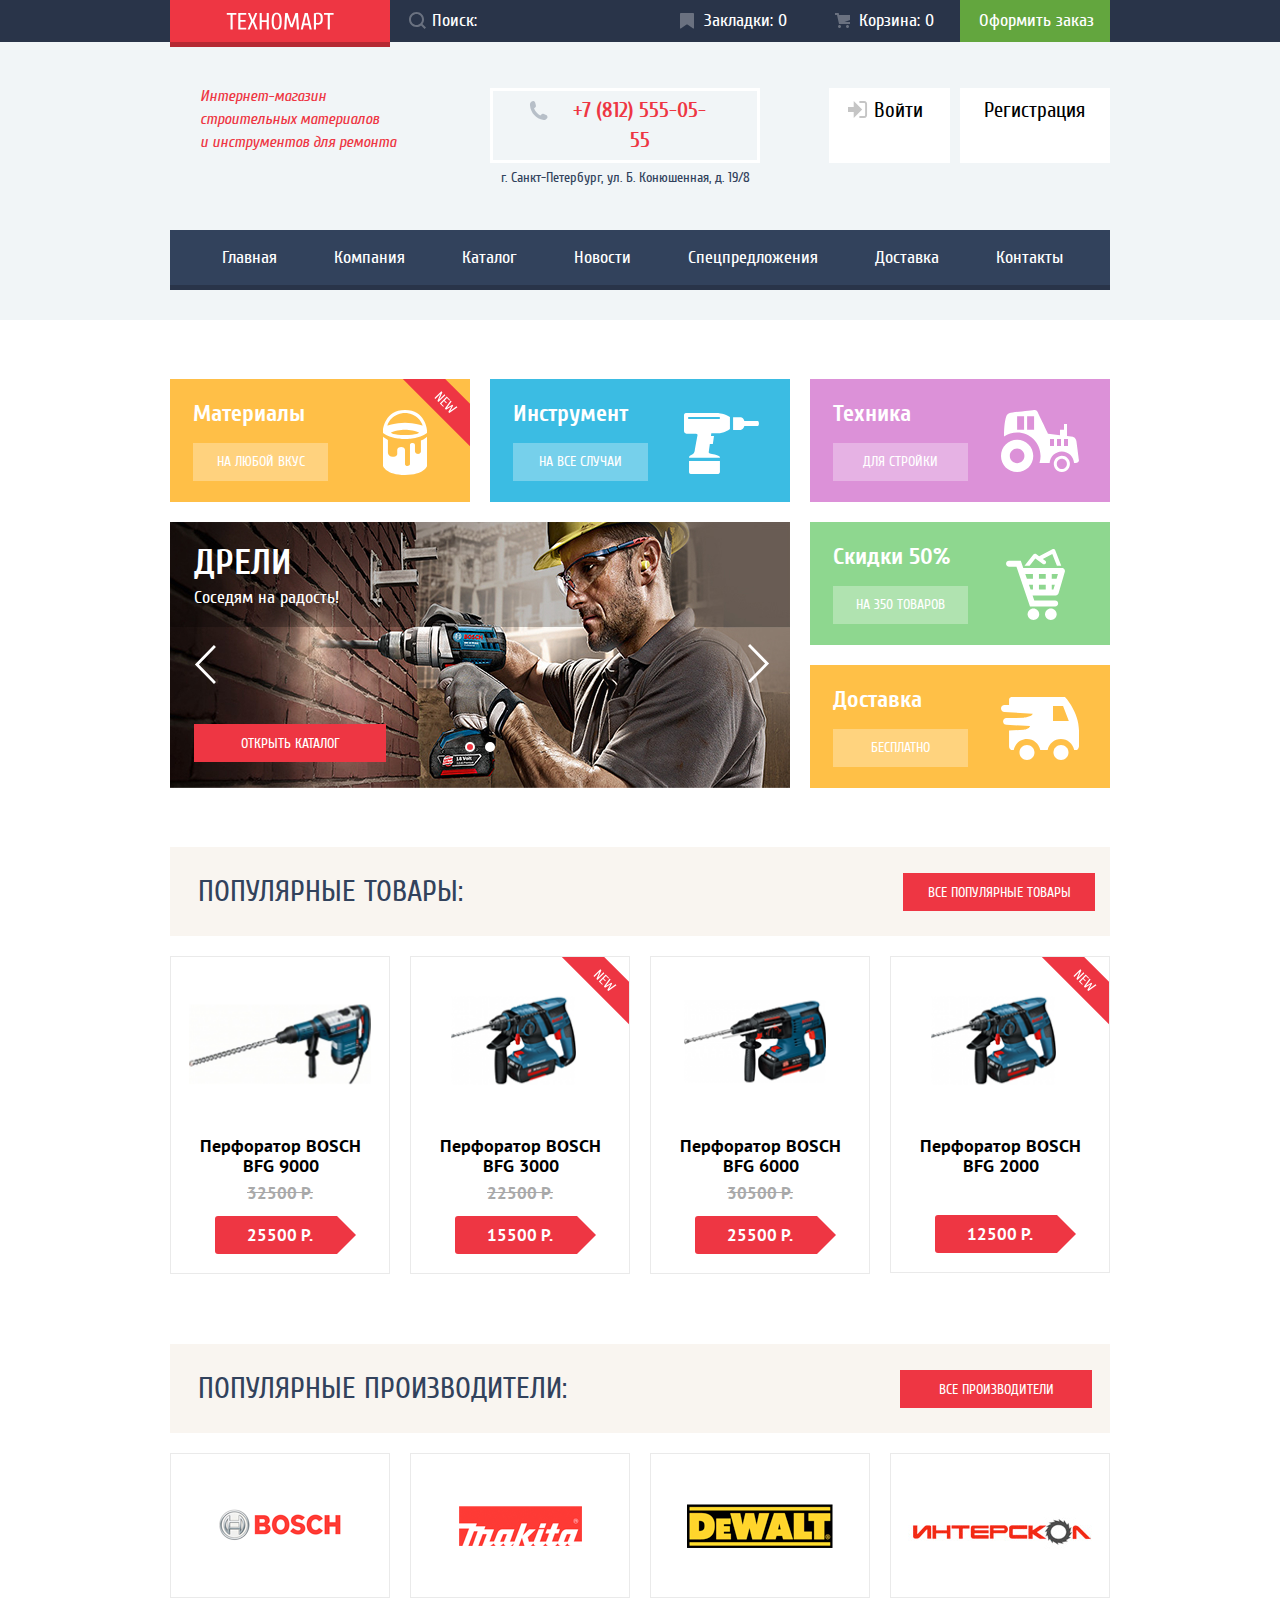
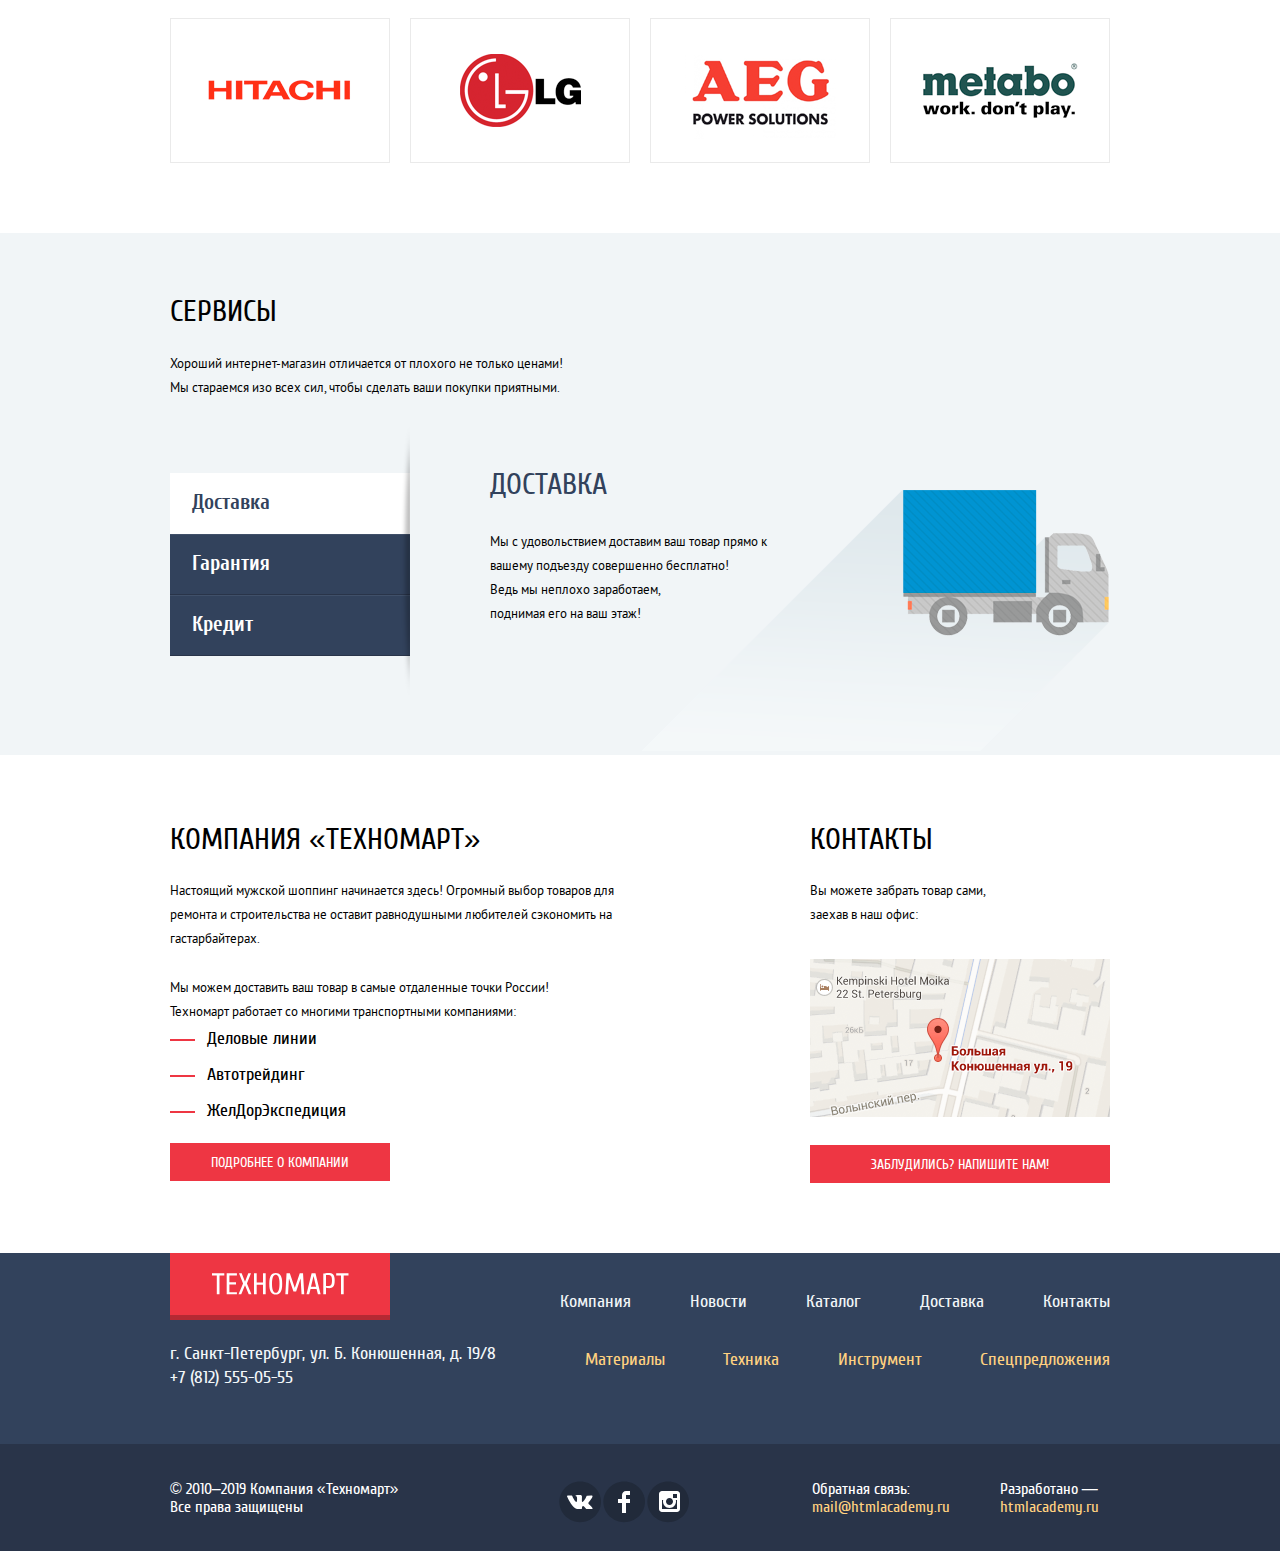
<file: index.html>
<!DOCTYPE html>
<html class="page" lang="ru">
  <head>
    <meta charset="utf-8">
    <title>HTML Academy: Техномарт</title>
    <link rel="stylesheet" href="css/normalize.css">
    <link rel="stylesheet" href="css/style-min.css">
  </head>
  <body class="page-body">
    <header class="main-header">
      <div class="header-up">
        <div class="header-up-container container">
          <a class="logo">
            <img src="img/logo-technomart.svg" width="108" height="18" alt="Техномарт">
          </a>
          <div class="search">
            <form action="https://echo.htmlacademy.ru" method="get" class="search-form">
              <label class="visually-hidden" for="site-search">Поиск</label>
              <input class="search-input" name="search" inputmode="search" type="text" id="site-search" placeholder="Поиск:">
              <button class="btn-search" type="submit">
                <span class="visually-hidden">Поиск</span>
                <svg width="17" height="17" viewBox="0 0 17 17" fill="none" xmlns="http://www.w3.org/2000/svg">
                  <path fill-rule="evenodd" clip-rule="evenodd" d="M13.458 12.044L17 15.586L15.586 17L12.044 13.458C10.782 14.421 9.21 15 7.5 15C3.35786 15 0 11.6421 0 7.5C0 3.35786 3.35786 0 7.5 0C11.6421 0 15 3.35786 15 7.5C15.0001 9.14309 14.4581 10.7403 13.458 12.044ZM7.5 2C4.467 2 2 4.467 2 7.5C2.00331 10.5362 4.4638 12.9967 7.5 13C10.532 13 13 10.532 13 7.5C13 4.467 10.532 2 7.5 2Z" fill="white"/>
                </svg>
              </button>
            </form>
          </div>
          <a class="bookmarks-link" href="">Закладки: 0</a>
          <a class="basket-link" href="">Корзина: 0</a>
          <a class="order" href="">Оформить заказ</a>
        </div>
      </div>
      <div class="header-down container">
        <p class="title">
          Интернет-магазин строительных материалов<br> и инструментов для ремонта
        </p>
        <div class="header-contacts">
          <p class="tel-container">
            <a class="tel-link" href="tel:+78125550555">+7 (812) 555-05-55</a>
          </p>
          <p class="address">
            г. Санкт-Петербург, ул. Б. Конюшенная, д. 19/8
          </p>
        </div>
        <div class="user-block">
          <a class="login" href="">
            <svg class="login-icon" width="20" height="17" viewBox="0 0 20 17" fill="none" xmlns="http://www.w3.org/2000/svg">
              <path d="M14.1667 8.5L5.71429 0V6H0V11H5.71429V17L14.1667 8.5Z" fill="#C5C5C5"/>
              <path d="M16.1771 15.01H11.3895V17H16.1771C18.2514 17 19.0381 15.19 19.0619 13.974V3.028C19.0381 1.811 18.2514 0 16.1771 0H11.3895V1.99H16.1771C16.9762 1.99 17.1219 2.671 17.1391 3.047V13.951C17.1229 14.327 16.9762 15.01 16.1771 15.01Z" fill="#C5C5C5"/>
            </svg>
          Войти</a>
          <a class="registration" href="">Регистрация</a>
        </div>
      </div>
      <nav class="main-navigation">
        <ul class="site-navigation">
          <li><a class="site-nav-link">Главная</a></li>
          <li><a class="site-nav-link" href="">Компания</a></li>
          <li><a class="site-nav-link" href="catalog.html">Каталог</a></li>
          <li><a class="site-nav-link" href="">Новости</a></li>
          <li><a class="site-nav-link" href="">Спецпредложения</a></li>
          <li><a class="site-nav-link" href="">Доставка</a></li>
          <li><a class="site-nav-link" href="">Контакты</a></li>
        </ul>
      </nav>
    </header>
    <main>
      <div class="main-container container ">
        <h1 class="visually-hidden">Интернет-магазин "Техномарт"</h1>
        <section class="categories-items categories-item-container">
          <article class="category-item category-item-material">
            <h2 class="category-title">Материалы</h2>
            <span class="new"><span class="visually-hidden">Новинка</span></span>
            <a class="category-description" href="">На любой вкус</a>
          </article>
          <article class="category-item category-item-tool">
            <h2 class="category-title">Инструмент</h2>
            <a class="category-description" href="">На все случаи</a>
          </article>
          <article class="category-item category-item-equipment">
            <h2 class="category-title">Техника</h2>
            <a class="category-description" href="">Для стройки</a>
          </article>
          <article class="slider">
            <ul class="slider-list">
              <li class="slide slide-current">
                <img class="slide-img" src="img/drills.jpg" width="620" height="266" alt="Дрели">
                <div class="slider-text">
                  <h2 class="slider-title">Дрели</h2>
                  <p class="slider-description">Соседям на радость!</p>
                  <a class="btn btn-more" href="catalog.html">Открыть каталог</a>
                </div>
              </li>
              <li class="slide">
                <img class="slide-img" src="img/perforators.jpg" width="620" height="266" alt="Перфораторы">
                <div class="slider-text">
                  <h2 class="slider-title">Перфораторы</h2>
                  <p class="slider-description">Настоящие мужские игрушки</p>
                  <a class="btn btn-more" href="catalog.html">Открыть каталог</a>
                </div>
              </li>
            </ul>
            <div class="slider-controls">
              <button class="btn-back" type="button" aria-label="Назад"></button>
              <button class="btn-next" type="button" aria-label="Вперед"></button>
            </div>
            <div class="slider-toggles">
              <button class="slider-toggle" type="button" aria-label="Первый слайд"></button>
              <button class="slider-toggle slider-toggle-current" type="button" aria-label="Второй слайд"></button>
            </div>
          </article>
          <article class="category-item category-item-sales">
            <h2 class="category-title">Скидки 50%</h2>
            <a class="category-description" href="">На 350 товаров</a>
          </article>
          <article class="category-item category-item-delivery">
            <h2 class="category-title">Доставка</h2>
            <a class="category-description" href="">Бесплатно</a>
          </article>
        </section>
        <section class="product-list">
          <div class="popular-product-block">
            <h2 class="section-title">Популярные товары:</h2>
            <a class="btn btn-all-products" href="">Все популярные товары</a>
          </div>
          <ul class="product-list-grid">
            <li>
              <article class="popular-products-cards">
                <p class="img-popular-products img-product-1">
                  <img src="img/bfg-9000.png" width="184" height="164" alt="Перфоратор BOSCH BFG 9000">
                </p>
                <h3 class="product-name-title">Перфоратор BOSCH BFG 9000</h3>
                <p class="old-price-container">
                  <del class="old-price">32500 Р.</del>
                </p>
                <a class="price" href="">25500 Р.</a>
                <div class="cards-action">
                  <a  class="btn btn-buy" href="basket.html">Купить</a>
                  <a  class="btn btn-in-bookmarks" href="">В закладки</a>
                </div>
              </article>
            </li>
            <li>
              <article class="popular-products-cards">
                <p class="img-popular-products img-product-2">
                  <img src="img/bfg-3000.png" width="127" height="113" alt="Перфоратор BOSCH BFG 3000">
                  <span class="new"><span class="visually-hidden">Новинка</span></span>
                </p>
                <h3 class="product-name-title">Перфоратор BOSCH BFG 3000</h3>
                <p class="old-price-container">
                  <del class="old-price">22500 Р.</del>
                </p>
                <a class="price" href="">15500 Р.</a>
                <div class="cards-action">
                  <a  class="btn btn-buy" href="basket.html">Купить</a>
                  <a  class="btn btn-in-bookmarks" href="">В закладки</a>
                </div>
              </article>
            </li>
            <li>
              <article class="popular-products-cards">
                <p class="img-popular-products img-product-3">
                  <img src="img/bfg-6000.png" width="144" height="128" alt="Перфоратор BOSCH BFG 6000">
                </p>
                <h3 class="product-name-title">Перфоратор BOSCH BFG 6000</h3>
                <p class="old-price-container">
                  <del class="old-price">30500 Р.</del>
                </p>
                <a class="price" href="">25500 Р.</a>
                <div class="cards-action">
                  <a  class="btn btn-buy" href="basket.html">Купить</a>
                  <a  class="btn btn-in-bookmarks" href="">В закладки</a>
                </div>
              </article>
            </li>
            <li>
              <article class="popular-products-cards">
                <p class="img-popular-products img-product-2">
                  <img src="img/bfg-2000.png" width="127" height="112" alt="Перфоратор BOSCH BFG 2000">
                  <span class="new"><span class="visually-hidden">Новинка</span></span>
                </p>
                <h3 class="product-name-title special-product-title">Перфоратор BOSCH BFG 2000</h3>
                <a class="price" href="">12500 Р.</a>
                <div class="cards-action">
                  <a  class="btn btn-buy" href="basket.html">Купить</a>
                  <a  class="btn btn-in-bookmarks" href="">В закладки</a>
                </div>
              </article>
            </li>
          </ul>
        </section>
        <section class="product-list">
          <div class="popular-companies-block">
            <h2 class="section-title">Популярные производители:</h2>
            <a class="btn btn-all-companies" href="catalog.html">Все производители</a>
          </div>
          <ul class="product-list-grid">
            <li>
              <a class="popular-cards" href="">
                <span class="visually-hidden">Bosch</span>
                <img src="img/logo-bosch.png" width="126" height="37" alt="Bosch">
              </a>
            </li>
            <li>
              <a class="popular-cards" href="">
                <span class="visually-hidden">Makita</span>
                <img src="img/logo-makita.png" width="123" height="40" alt="Makita">
              </a>
            </li>
            <li>
              <a class="popular-cards" href="">
                <span class="visually-hidden">Dewalt</span>
                <img src="img/logo-dewalt.png" width="146" height="44" alt="Dewalt">
              </a>
            </li>
            <li>
              <a class="popular-cards" href="">
                <span class="visually-hidden">Интерскол</span>
                <img src="img/logo-interskol.png" width="200" height="88" alt="Интерскол">
              </a>
            </li>
            <li>
              <a class="popular-cards" href="">
                  <span class="visually-hidden">Hitachi</span>
                  <img src="img/logo-hitachi.png" width="169" height="31" alt="Hitachi">
                </a>
            </li>
            <li>
              <a class="popular-cards" href="">
                  <span class="visually-hidden">LG</span>
                  <img src="img/logo-lg.png" width="121" height="73" alt="LG">
                </a>
            </li>
            <li>
              <a class="popular-cards" href="">
                <span class="visually-hidden">AEG</span>
                <img src="img/logo-aeg.png" width="151" height="96" alt="AEG">
              </a>
            </li>
            <li>
              <a class="popular-cards" href="">
                <span class="visually-hidden">Metabo</span>
                <img src="img/logo-metabo.png" width="204" height="69" alt="Metabo">
              </a>
            </li>
          </ul>
        </section>
      </div>
      <section class="services-section">
        <div class="services-section-container container">
          <h2 class="services-title">Сервисы</h2>
          <p class="services-description">
            Хороший интернет-магазин отличается от плохого не только ценами! Мы стараемся изо всех сил, чтобы сделать ваши покупки приятными.
          </p>
          <div class="slider-services">
            <div class="slider-services-controls">
              <button class="btn-item-services btn-item-current" type="button">Доставка</button>
              <button class="btn-item-services" type="button">Гарантия</button>
              <button class="btn-item-services" type="button">Кредит</button>
            </div>
            <div class="slider-service">
              <ul class="slider-service-list">
                <li class="slide-services delivery-img slide-services-current">
                    <h3 class="service-title title-delivery">Доставка</h3>
                    <p class="services-description-delivery">
                      Мы с удовольствием доставим ваш товар прямо
                      к вашему подъезду совершенно бесплатно!<br>
                      Ведь мы неплохо заработаем,<br> поднимая его на ваш этаж!
                    </p>
                </li>
                <li class="slide-services guarantee-img">
                    <h3 class="service-title title-guarantee">Гарантия</h3>
                      <p class="services-description-guarantee">
                      Если купленный у нас товар поломается или заискрит, а также в случае пожара, спровоцированного его возгоранием, вы всегда можете быть уверены в нашей гарантии. Мы обменяем сгоревший товар на новый.
                      Дом уж восстановите как-нибудь сами.
                    </p>
                </li>
                <li class="slide-services credit-img">
                <h3 class="service-title title-credit">Кредит</h3>
                  <p class="services-description-credit">
                    Залезть в долговую яму стало проще!
                    Кредитные консультанты придут вам на помощь.
                  </p>
                   <a class="btn btn-submit-request" href="">Отправить заявку</a>
                </li>
              </ul>
            </div>
          </div>
        </div>
      </section>
      <div class="info-section container">
        <section class="info-column-company">
          <h2 class="info-section-title">Компания &laquo;Техномарт&raquo;</h2>
          <p class="info-section-description">
            Настоящий мужской шоппинг начинается здесь!
            Огромный выбор товаров для ремонта и строительства не оставит равнодушными любителей сэкономить на гастарбайтерах.
          </p>
          <p class="info-section-description info-section-paragraph">
            Мы можем доставить ваш товар в самые отдаленные точки России!<br>
            Техномарт работает со многими транспортными компаниями:
          </p>
          <ul class="info-section-list">
            <li class="info-section-item">Деловые линии</li>
            <li class="info-section-item">Автотрейдинг</li>
            <li class="info-section-item">ЖелДорЭкспедиция</li>
          </ul>
          <a class="btn btn-info-company" href="">Подробнее о компании</a>
        </section>
        <section class="info-column-contacts">
          <h2 class="info-section-title">Контакты</h2>
          <p class="info-section-description">
            Вы можете забрать товар сами, заехав в наш офис:
          </p>
          <a class="map-link" href="https://www.google.com/maps/place/%D0%91%D0%BE%D0%BB%D1%8C%D1%88%D0%B0%D1%8F+%D0%9A%D0%BE%D0%BD%D1%8E%D1%88%D0%B5%D0%BD%D0%BD%D0%B0%D1%8F+%D1%83%D0%BB.,+19,+%D0%A1%D0%B0%D0%BD%D0%BA%D1%82-%D0%9F%D0%B5%D1%82%D0%B5%D1%80%D0%B1%D1%83%D1%80%D0%B3,+191186/@59.9387942,30.3230833,16z/data=!4m5!3m4!1s0x4696310fca5ba729:0xea9c53d4493c879f!8m2!3d59.9387942!4d30.3230833">
          <img src="img/map.png" width="300" height="158" alt="г. Санкт-Петербург, ул. Б. Конюшенная, д. 19/8">
          </a>
          <a class="btn btn-info-contacts" href="writeus.html">Заблудились? Напишите нам!</a>
        </section>
      </div>
    </main>
    <footer class="main-footer">
      <div class="footer-up">
        <div class="footer-up-container container">
          <div class="footer-about">
            <a class="logo footer-logo">
              <img src="img/logo-technomart.svg" width="138" height="23" alt="Техномарт">
            </a>
            <p class="footer-address">
              г. Санкт-Петербург, ул. Б. Конюшенная, д. 19/8<br>
              <a class="footer-tel-link" href="tel:+78125550555">+7 (812) 555-05-55</a>
            </p>
          </div>
          <div class="main-footer-navigation">
            <ul class="footer-site-navigation">
              <li><a class="footer-nav-link" href="">Компания</a></li>
              <li><a class="footer-nav-link" href="">Новости</a></li>
              <li><a class="footer-nav-link" href="catalog.html">Каталог</a></li>
              <li><a class="footer-nav-link" href="">Доставка</a></li>
              <li><a class="footer-nav-link" href="">Контакты</a></li>
            </ul>
            <ul class="footer-catalog-navigation">
              <li><a class="footer-catalog-nav-link" href="">Материалы</a></li>
              <li><a class="footer-catalog-nav-link" href="">Техника</a></li>
              <li><a class="footer-catalog-nav-link" href="">Инструмент</a></li>
              <li><a class="footer-catalog-nav-link" href="">Спецпредложения</a></li>
            </ul>
          </div>
        </div>
      </div>
      <div class="footer-down">
        <div class="footer-down-container container">
          <p class="copyright">
            &copy; 2010–2019 Компания &laquo;Техномарт&raquo;<br>Все права защищены
          </p>
          <section class="footer-social">
            <h2 class="visually-hidden">Социальные сети</h2>
            <ul class="social">
              <li>
                <a class="social-btn social-vk" href="">
                  <span class="visually-hidden">Вконтакте</span>
                  <svg width="44" height="44" viewBox="0 0 44 44" fill="none" xmlns="http://www.w3.org/2000/svg">
                    <path fill-rule="evenodd" clip-rule="evenodd" d="M22.1627 1.4839C33.6533 1.4839 42.9683 10.5873 42.9683 21.8169C42.9683 33.0461 33.6533 42.1494 22.1627 42.1494C10.6721 42.1494 1.35714 33.0461 1.35714 21.8169C1.35714 10.5873 10.6721 1.4839 22.1627 1.4839Z" fill="#212A3A"/>
                  </svg>
                </a>
              </li>
              <li>
                <a class="social-btn social-fb" href="">
                  <span class="visually-hidden">Фейсбук</span>
                  <svg width="44" height="44" viewBox="0 0 44 44" fill="none" xmlns="http://www.w3.org/2000/svg">
                    <path fill-rule="evenodd" clip-rule="evenodd" d="M22.1627 1.4839C33.6533 1.4839 42.9683 10.5873 42.9683 21.8169C42.9683 33.0461 33.6533 42.1494 22.1627 42.1494C10.6721 42.1494 1.35714 33.0461 1.35714 21.8169C1.35714 10.5873 10.6721 1.4839 22.1627 1.4839Z" fill="#212A3A"/>
                  </svg>
                </a>
              </li>
              <li>
                <a class="social-btn social-ig" href="">
                  <span class="visually-hidden">Инстаграм</span>
                  <svg width="44" height="44" viewBox="0 0 44 44" fill="none" xmlns="http://www.w3.org/2000/svg">
                    <path fill-rule="evenodd" clip-rule="evenodd" d="M22.1627 1.4839C33.6533 1.4839 42.9683 10.5873 42.9683 21.8169C42.9683 33.0461 33.6533 42.1494 22.1627 42.1494C10.6721 42.1494 1.35714 33.0461 1.35714 21.8169C1.35714 10.5873 10.6721 1.4839 22.1627 1.4839Z" fill="#212A3A"/>
                  </svg>
                </a>
              </li>
            </ul>
          </section>
          <div class="feedback-section">
            <p class="feedback">
              Обратная связь:
              <a class="feedback-link" href="mailto:mail@htmlacademy.ru">mail@htmlacademy.ru</a>
            </p>
            <p class="developed">
              Разработано &mdash;
              <a class="developed-link" href="https://htmlacademy.ru/intensive/htmlcss">htmlacademy.ru</a>
            </p>
          </div>
        </div>
      </div>
    </footer>
    <section class="modal modal-form-feedback">
      <div class="modal-form-wrapper">
        <form class="modal-form" action="https://echo.htmlacademy.ru" method="post">
          <p class="modal-item-name">
            <label for="your-name">Ваше имя:</label>
            <input class="modal-name" id="your-name" type="text" name="name" placeholder="Имя Фамилия">
          </p>
          <p class="modal-item-mail">
            <label for="your-mail">Ваш e-mail:</label>
            <input  class="modal-mail" id="your-mail" type="email" name="mail" placeholder="email@example.com">
          </p>
          <p class="modal-item-text">
            <label for="text-letter">Текст письма:</label>
            <textarea class="modal-text" id="text-letter" name="text" placeholder="В свободной форме"></textarea>
          </p>
          <div class="btn-area-form">
            <button class="btn btn-submit-modal" type="submit">Отправить</button>
          </div>
        </form>
        <button class="close-item close-item-modal" type="button"><span class="visually-hidden">Закрыть</span></button>
      </div>
    </section>
    <section class="modal popup-map">
      <div class="popup-map-wrapper">
        <img class="img-map" src="img/map-popup.png" width="943" height="449" alt="Офис компании по адресу ул. Большая Конюшенная 19/8, Санкт-Петербург">
        <iframe class="map-img" src="https://www.google.com/maps/embed?pb=!1m18!1m12!1m3!1d1998.6037999040354!2d30.322010416394033!3d59.938716271971415!2m3!1f0!2f0!3f0!3m2!1i1024!2i768!4f13.1!3m3!1m2!1s0x4696310fca5ba729%3A0xea9c53d4493c879f!2sBolshaya+Konyushennaya+ul.%2C+19%2C+Sankt-Peterburg%2C+Russia%2C+191186!5e0!3m2!1sen!2s!4v1441888483426" width="943" height="449" allowfullscreen title="Офис компании по адресу ул. Большая Конюшенная 19/8, Санкт-Петербург"></iframe>
        <button class="close-item close-item-map" type="button"><span class="visually-hidden">Закрыть</span></button>
      </div>
    </section>
    <section class="popup-basket modal">
      <div class="popup-basket-wrapper">
        <p class="basket-title">Товар добавлен в корзину!</p>
        <div class="btn-area">
          <a class="btn btn-order" href="">Оформить заказ</a>
          <a class="btn btn-continue" href="">Продолжить покупки</a>
          <button class="close-item close-popup-basket" type="button"><span class="visually-hidden">Закрыть</span></button>
        </div>
      </div>
    </section>
  <script src="js/script-main-min.js"></script>
  </body>
</html>
</file>
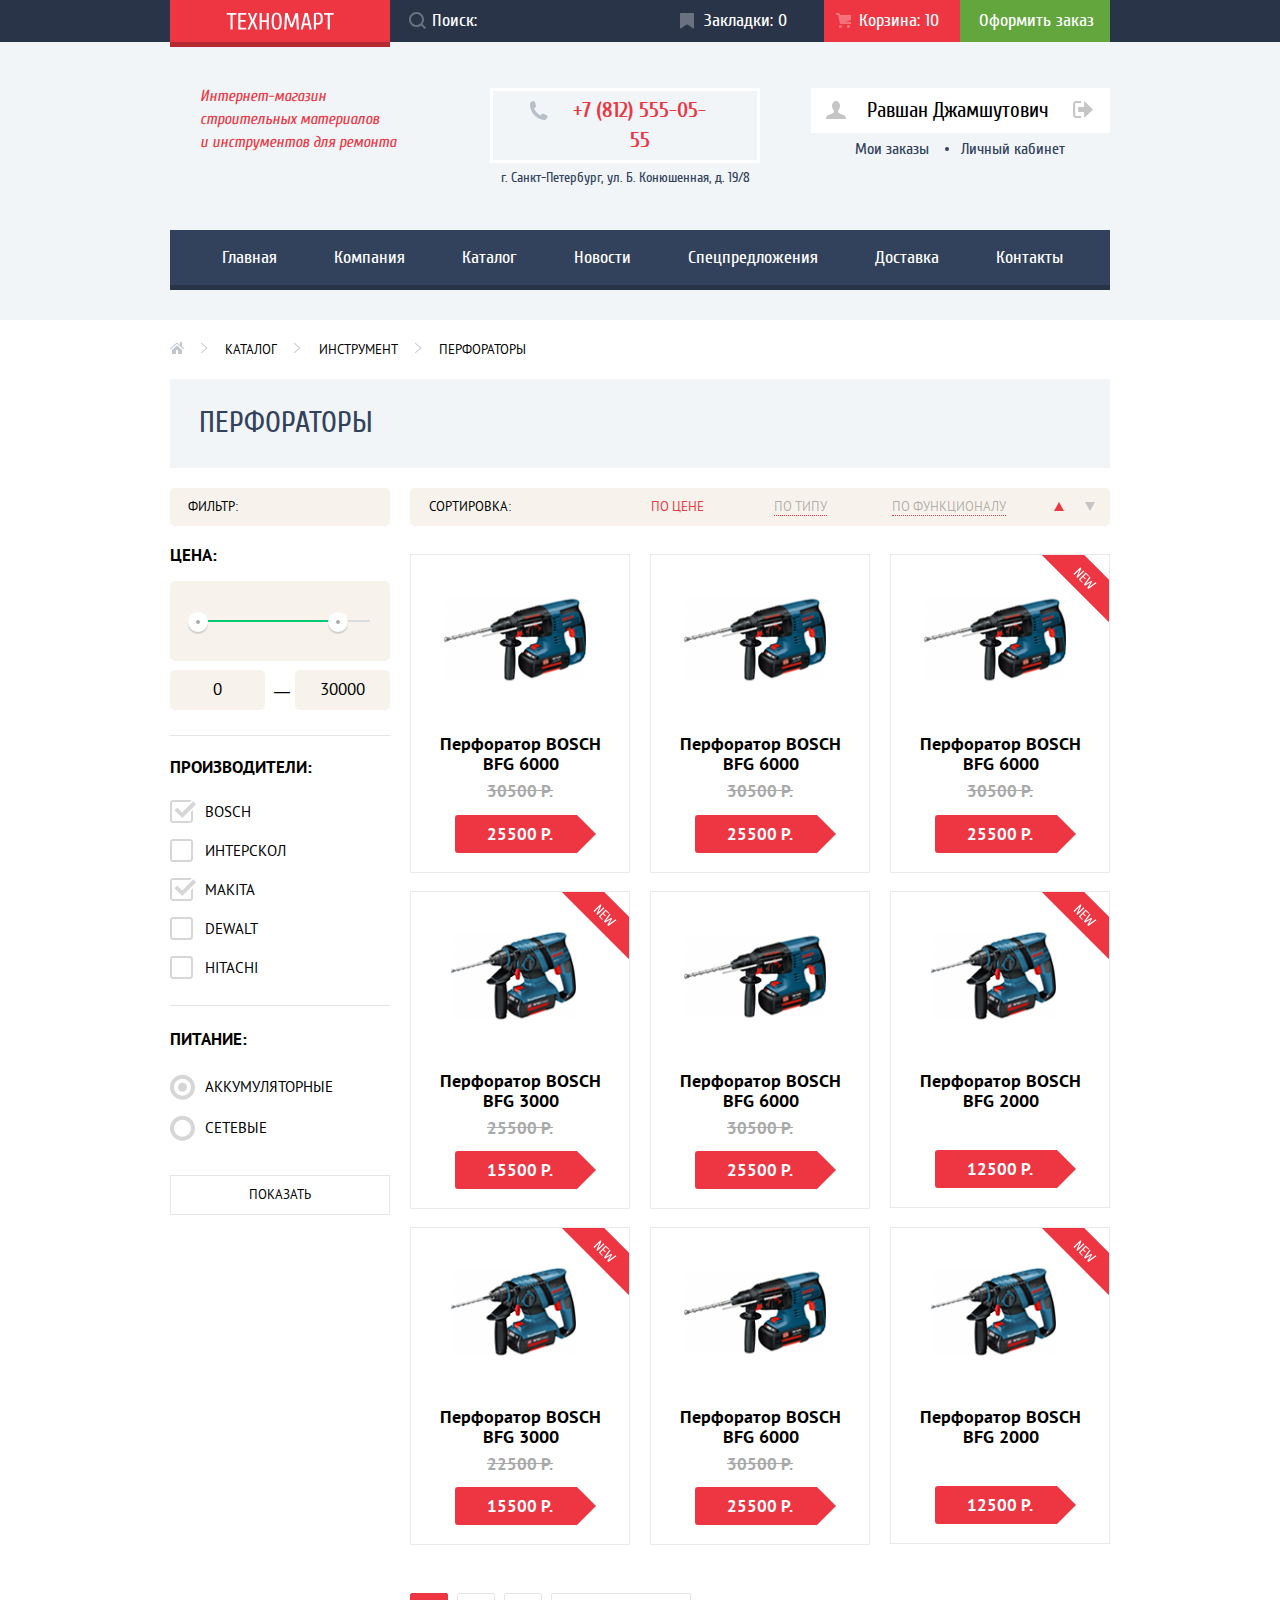
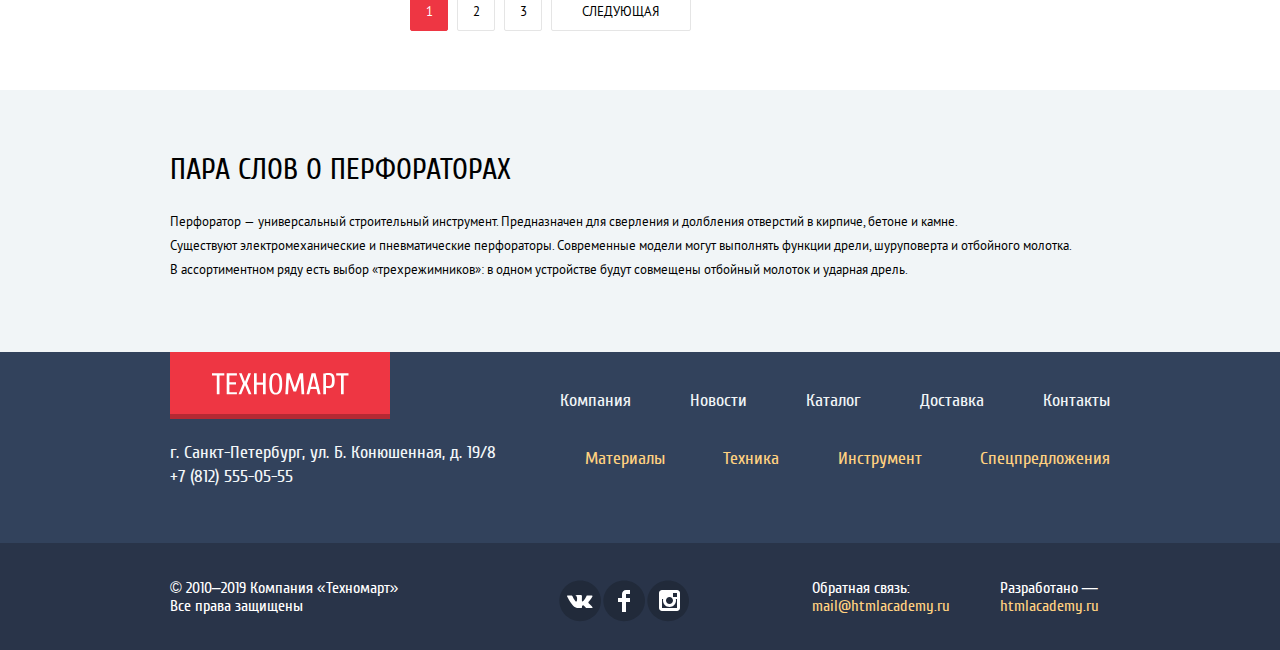
<file: catalog.html>
<!DOCTYPE html>
<html class="page" lang="ru">
  <head>
    <meta charset="utf-8">
    <title>HTML Academy: Каталог Техномарта</title>
    <link href="https://fonts.googleapis.com/css2?family=Cuprum:ital,wght@0,400;0,700;1,400&family=PT+Sans:wght@400;700&display=swap" rel="stylesheet">
    <link rel="stylesheet" href="css/normalize.css">
    <link rel="stylesheet" href="css/style-min.css">
  </head>
  <body class="page-body">
    <header class="main-header">
      <div class="header-up">
        <div class="header-up-container container">
          <a href="index.html" class="logo">
            <img src="img/logo-technomart.svg" width="108" height="18" alt="Техномарт">
          </a>
          <div class="search">
            <form action="https://echo.htmlacademy.ru" method="get" class="search-form">
              <label class="visually-hidden" for="site-search">Поиск</label>
              <input class="search-input" name="search" inputmode="search" type="text" id="site-search" placeholder="Поиск:">
              <button class="btn-search" type="submit">
                <span class="visually-hidden">Поиск</span>
                <svg width="17" height="17" viewBox="0 0 17 17" fill="none" xmlns="http://www.w3.org/2000/svg">
                  <path fill-rule="evenodd" clip-rule="evenodd" d="M13.458 12.044L17 15.586L15.586 17L12.044 13.458C10.782 14.421 9.21 15 7.5 15C3.35786 15 0 11.6421 0 7.5C0 3.35786 3.35786 0 7.5 0C11.6421 0 15 3.35786 15 7.5C15.0001 9.14309 14.4581 10.7403 13.458 12.044ZM7.5 2C4.467 2 2 4.467 2 7.5C2.00331 10.5362 4.4638 12.9967 7.5 13C10.532 13 13 10.532 13 7.5C13 4.467 10.532 2 7.5 2Z" fill="white"/>
                </svg>
              </button>
            </form>
          </div>
          <a class="bookmarks-link bookmarks-link-catalog" href="">Закладки: 0</a>
          <a class="basket-link basket-active" href="">Корзина: 10</a>
          <a class="order" href="">Оформить заказ</a>
        </div>
      </div>
      <div class="header-down container">
        <p class="title">
          Интернет-магазин строительных материалов<br> и инструментов для ремонта
        </p>
        <div class="header-contacts">
          <p class="tel-container">
            <a class="tel-link" href="tel:+78125550555">+7 (812) 555-05-55</a>
          </p>
          <p class="address">
            г. Санкт-Петербург, ул. Б. Конюшенная, д. 19/8
          </p>
        </div>
        <div class="user-nav">
          <div class="user-items">
            <a class="user" href="">
              <svg class="user-icon" width="20" height="18" viewBox="0 0 20 18" fill="none" xmlns="http://www.w3.org/2000/svg">
                <path d="M17.881 14.166C15.737 13.431 13.625 12.5 12.674 11.776C12.017 11.275 11.904 10.158 12.157 9.361C13.275 8.458 14.021 6.884 14.021 5.083C14.021 2.276 12.221 0 10 0C7.77902 0 5.97901 2.276 5.97901 5.083C5.97901 6.884 6.72501 8.457 7.84201 9.36C8.09501 10.158 7.98302 11.275 7.32502 11.776C6.37502 12.5 4.26201 13.43 2.11801 14.166C-0.0259852 14.902 1.48343e-05 18 1.48343e-05 18H20C20 18 20.025 14.901 17.881 14.166Z" fill="#C5C5C5"/>
              </svg>
            Равшан Джамшутович</a>
            <a class="logout" href="">
              <svg width="20" height="17" viewBox="0 0 20 17" fill="none" xmlns="http://www.w3.org/2000/svg">
                <path d="M20 8.5L11.125 0V6H5.125V11H11.125V17L20 8.5Z" fill="#C5C5C5"/>
                <path d="M2.10591 13.952V3.048C2.12391 2.672 2.27691 1.991 3.11591 1.991H8.14291V0H3.11591C0.937914 0 0.111914 1.81 0.0869141 3.027V13.973C0.111914 15.189 0.937914 17 3.11591 17H8.14291V15.01H3.11591C2.27691 15.01 2.12391 14.327 2.10591 13.952Z" fill="#C5C5C5"/>
              </svg>
              <span class="visually-hidden">Выход</span>
            </a>
          </div>
          <div class="user-links">
            <a class="my-orders" href="">Мои заказы</a>
            <a class="personal-account" href="">Личный кабинет</a>
          </div>
        </div>
      </div>
      <nav class="main-navigation">
        <ul class="site-navigation">
          <li><a class="site-nav-link" href="index.html">Главная</a></li>
          <li><a class="site-nav-link" href="">Компания</a></li>
          <li><a class="site-nav-link">Каталог</a></li>
          <li><a class="site-nav-link" href="">Новости</a></li>
          <li><a class="site-nav-link" href="">Спецпредложения</a></li>
          <li><a class="site-nav-link" href="">Доставка</a></li>
          <li><a class="site-nav-link" href="">Контакты</a></li>
        </ul>
      </nav>
    </header>
    <main>
      <div class="container-wrapper container">
        <h1 class="visually-hidden">Каталог интернет-магазина "Техномарт"</h1>
        <div class="breadcrumbs">
          <a class="breadcrumbs-links" href="index.html"><span class="visually-hidden">Главная</span></a>
          <a class="breadcrumbs-links" href="">Каталог</a>
          <a class="breadcrumbs-links" href="">Инструмент</a>
          <a class="breadcrumbs-links breadcrumbs-last">Перфораторы</a>
        </div>
        <h2 class="product-title">Перфораторы</h2>
        <div class="page-catalog">
          <section>
            <h3 class="filter-title">Фильтр:</h3>
            <form method="get" action="https://echo.htmlacademy.ru">
              <fieldset class="filter-item">
                <legend class="range-filter-title">Цена:</legend>
                <div class="range-filter">
                  <div class="range-controls">
                    <div class="scale">
                      <div class="bar">
                      </div>
                    </div>
                    <div class="toggle toggle-min" tabindex="0">
                    </div>
                    <div class="toggle toggle-max" tabindex="0">
                    </div>
                  </div>
                  <div class="price-controls">
                    <label class="min-price">
                      <input class="input-number" type="number" name="min-price" value="0">
                    </label>
                    <label class="max-price">
                      <input class="input-number" type="number" name="max-price" value="30000">
                    </label>
                  </div>
                </div>
              </fieldset>
              <fieldset class="checkbox-filter">
                <legend class="checkbox-filter-title">Производители:</legend>
                <ul class="checkbox-filter-list">
                  <li class="filter-option">
                    <input class="visually-hidden filter-input-checkbox" type="checkbox" name="bosch" id="filter-bosch" checked>
                    <label for="filter-bosch">Bosch</label>
                  </li>
                  <li class="filter-option">
                    <input class="visually-hidden filter-input-checkbox" type="checkbox" name="interskol" id="filter-interskol">
                    <label for="filter-interskol">Интерскол</label>
                  </li>
                  <li class="filter-option">
                    <input class="visually-hidden filter-input-checkbox" type="checkbox" name="makita" id="filter-makita" checked>
                    <label for="filter-makita">Makita</label>
                  </li>
                  <li class="filter-option">
                    <input class="visually-hidden filter-input-checkbox" type="checkbox" name="dewalt" id="filter-dewalt">
                    <label for="filter-dewalt">Dewalt</label>
                  </li>
                  <li class="filter-option">
                    <input class="visually-hidden filter-input-checkbox" type="checkbox" name="hitachi" id="filter-hitachi">
                    <label for="filter-hitachi">Hitachi</label>
                  </li>
                </ul>
              </fieldset>
              <fieldset class="radio-filter">
                <legend class="radio-filter-title">Питание:</legend>
                <ul class="radio-filter-list">
                  <li class="filter-option filter-option-radio">
                    <input class="visually-hidden filter-input-radio" type="radio" name="power-supply" value="accumulator" id="filter-accumulator" checked>
                    <label for="filter-accumulator">Аккумуляторные</label>
                  </li>
                  <li class="filter-option filter-option-radio">
                    <input class="visually-hidden filter-input-radio" type="radio" name="power-supply" value="mains" id="filter-mains">
                    <label for="filter-mains">Сетевые</label>
                  </li>
                </ul>
              </fieldset>
              <button type="submit" class="button-submit-filter">Показать</button>
            </form>
          </section>
          <section class="product-list">
            <div class="sorting">
              <h3 class="sorting-title">Сортировка:</h3>
              <ul class="sorting-list">
                <li>
                  <a class="sorting-link sorting-link-price price-link-active" href="">По цене</a>
                </li>
                <li>
                  <a class="sorting-link sorting-link-type" href="">По типу</a>
                </li>
                <li>
                  <a class="sorting-link sorting-link-function" href="">По функционалу</a>
                </li>
                <li>
                  <a class="sorting-link sorting-link-up" href="">
                    <span class="visually-hidden">Вверх</span>
                    <svg class="icon-up-dir icon-dir-active" width="11" height="10" viewBox="0 0 11 10" fill="none" xmlns="http://www.w3.org/2000/svg">
                      <path d="M5.5 10L0 0H11" fill="#C5C5C5"/>
                    </svg>
                  </a>
                </li>
                <li>
                  <a class="sorting-link sorting-link-down" href="">
                    <span class="visually-hidden">Вниз</span>
                    <svg class="icon-down-dir" width="11" height="10" viewBox="0 0 11 10" fill="none" xmlns="http://www.w3.org/2000/svg">
                      <path d="M5.5 10L0 0H11" fill="#C5C5C5"/>
                    </svg>
                  </a>
                </li>
              </ul>
            </div>
            <h2 class="visually-hidden">Список перфораторов</h2>
            <ul class="product-list-catalog-grid">
              <li>
                <article class="product-cards">
                  <p class="img-product-cards img-product-3">
                    <img src="img/bfg-6000.png" width="144" height="128" alt="Перфоратор BOSCH BFG 6000">
                  </p>
                  <h3 class="product-name-title">Перфоратор BOSCH BFG 6000</h3>
                  <p class="old-price-container">
                    <del class="old-price">30500 Р.</del>
                  </p>
                  <a href="" class="price">25500 Р.</a>
                  <div class="cards-action">
                    <a  class="btn btn-buy" href="basket.html">Купить</a>
                    <a  class="btn btn-in-bookmarks" href="">В закладки</a>
                  </div>
                </article>
              </li>
              <li>
                <article class="product-cards">
                  <p class="img-product-cards img-product-3">
                    <img src="img/bfg-6000.png" width="144" height="128" alt="Перфоратор BOSCH BFG 6000">
                  </p>
                  <h3 class="product-name-title">Перфоратор BOSCH BFG 6000</h3>
                  <p class="old-price-container">
                    <del class="old-price">30500 Р.</del>
                  </p>
                  <a href="" class="price">25500 Р.</a>
                  <div class="cards-action">
                    <a  class="btn btn-buy" href="basket.html">Купить</a>
                    <a  class="btn btn-in-bookmarks" href="">В закладки</a>
                  </div>
                </article>
              </li>
              <li>
                <article class="product-cards">
                  <p class="img-product-cards img-product-3">
                    <img src="img/bfg-6000.png" width="144" height="128" alt="Перфоратор BOSCH BFG 6000">
                    <span class="new"><span class="visually-hidden">Новинка</span></span>
                  </p>
                  <h3 class="product-name-title">Перфоратор BOSCH BFG 6000</h3>
                  <p class="old-price-container">
                    <del class="old-price">30500 Р.</del>
                  </p>
                  <a href="" class="price">25500 Р.</a>
                  <div class="cards-action">
                    <a  class="btn btn-buy" href="basket.html">Купить</a>
                    <a  class="btn btn-in-bookmarks" href="">В закладки</a>
                  </div>
                </article>
              </li>
              <li>
                <article class="product-cards">
                  <p class="img-product-cards img-product-2">
                    <img src="img/bfg-3000.png" width="127" height="112" alt="Перфоратор BOSCH BFG 3000">
                    <span class="new"><span class="visually-hidden">Новинка</span></span>
                  </p>
                  <h3 class="product-name-title">Перфоратор BOSCH BFG 3000</h3>
                  <p class="old-price-container">
                    <del class="old-price">25500 Р.</del>
                  </p>
                  <a href="" class="price">15500 Р.</a>
                  <div class="cards-action">
                    <a  class="btn btn-buy" href="basket.html">Купить</a>
                    <a  class="btn btn-in-bookmarks" href="">В закладки</a>
                  </div>
                </article>
              </li>
              <li>
                <article class="product-cards">
                  <p class="img-product-cards img-product-3">
                    <img src="img/bfg-6000.png" width="144" height="128" alt="Перфоратор BOSCH BFG 6000">
                  </p>
                  <h3 class="product-name-title">Перфоратор BOSCH BFG 6000</h3>
                  <p class="old-price-container">
                    <del class="old-price">30500 Р.</del>
                  </p>
                  <a href="" class="price">25500 Р.</a>
                  <div class="cards-action">
                    <a  class="btn btn-buy" href="basket.html">Купить</a>
                    <a  class="btn btn-in-bookmarks" href="">В закладки</a>
                  </div>
                </article>
              </li>
              <li>
                <article class="product-cards">
                  <p class="img-product-cards img-product-2">
                    <img src="img/bfg-2000.png" width="127" height="112" alt="Перфоратор BOSCH BFG 2000">
                    <span class="new"><span class="visually-hidden">Новинка</span></span>
                  </p>
                  <h3 class="product-name-title special-product-title">Перфоратор BOSCH BFG 2000</h3>
                  <a href="" class="price">12500 Р.</a>
                  <div class="cards-action">
                    <a  class="btn btn-buy" href="basket.html">Купить</a>
                    <a  class="btn btn-in-bookmarks" href="">В закладки</a>
                  </div>
                </article>
              </li>
              <li>
                <article class="product-cards">
                  <p class="img-product-cards img-product-2">
                    <img src="img/bfg-3000.png" width="127" height="112" alt="Перфоратор BOSCH BFG 3000">
                    <span class="new"><span class="visually-hidden">Новинка</span></span>
                  </p>
                  <h3 class="product-name-title">Перфоратор BOSCH BFG 3000</h3>
                  <p class="old-price-container">
                    <del class="old-price">22500 Р.</del>
                  </p>
                  <a href="" class="price">15500 Р.</a>
                  <div class="cards-action">
                    <a  class="btn btn-buy" href="basket.html">Купить</a>
                    <a  class="btn btn-in-bookmarks" href="">В закладки</a>
                  </div>
                </article>
              </li>
              <li>
                <article class="product-cards">
                  <p class="img-product-cards img-product-3">
                    <img src="img/bfg-6000.png" width="144" height="128" alt="Перфоратор BOSCH BFG 6000">
                  </p>
                  <h3 class="product-name-title">Перфоратор BOSCH BFG 6000</h3>
                  <p class="old-price-container">
                    <del class="old-price">30500 Р.</del>
                  </p>
                  <a href="" class="price">25500 Р.</a>
                  <div class="cards-action">
                    <a  class="btn btn-buy" href="basket.html">Купить</a>
                    <a  class="btn btn-in-bookmarks" href="">В закладки</a>
                  </div>
                </article>
              </li>
              <li>
                <article class="product-cards">
                  <p class="img-product-cards img-product-2">
                    <img src="img/bfg-2000.png" width="127" height="112" alt="Перфоратор BOSCH BFG 2000">
                    <span class="new"><span class="visually-hidden">Новинка</span></span>
                  </p>
                  <h3 class="product-name-title special-product-title">Перфоратор BOSCH BFG 2000</h3>
                  <a href="" class="price">12500 Р.</a>
                  <div class="cards-action">
                    <a  class="btn btn-buy" href="basket.html">Купить</a>
                    <a  class="btn btn-in-bookmarks" href="">В закладки</a>
                  </div>
                </article>
              </li>
            </ul>
            <section class="pagination">
              <a class="pagination-link pagination-current">1</a>
              <a class="pagination-link" href="">2</a>
              <a class="pagination-link" href="">3</a>
              <a class="pagination-link pagination-next-link" href="">Следующая</a>
            </section>
          </section>
        </div>
      </div>
      <section class="catalog-info">
        <div class="catalog-info-container container">
          <h2 class="catalog-info-title">Пара слов о перфораторах</h2>
          <p class="catalog-info-description">
            Перфоратор — универсальный строительный инструмент. Предназначен для сверления и долбления отверстий в кирпиче, бетоне и камне.
          </p>
          <p class="catalog-info-description">
            Существуют электромеханические и пневматические перфораторы. Современные модели могут выполнять функции дрели, шуруповерта и отбойного молотка.
          </p>
          <p class="catalog-info-description">
            В ассортиментном ряду есть выбор «трехрежимников»: в одном устройстве будут совмещены отбойный молоток и ударная дрель.
          </p>
        </div>
      </section>
    </main>
    <footer class="main-footer">
      <div class="footer-up">
        <div class="footer-up-container container">
          <div class="footer-about">
            <a href="index.html" class="logo footer-logo">
              <img src="img/logo-technomart.svg" width="138" height="23" alt="Техномарт">
            </a>
            <p class="footer-address">
              г. Санкт-Петербург, ул. Б. Конюшенная, д. 19/8
              <a class="footer-tel-link" href="tel:+78125550555">+7 (812) 555-05-55</a>
            </p>
          </div>
          <div class="main-footer-navigation">
            <ul class="footer-site-navigation">
              <li><a class="footer-nav-link" href="">Компания</a></li>
              <li><a class="footer-nav-link" href="">Новости</a></li>
              <li><a class="footer-nav-link" href="catalog.html">Каталог</a></li>
              <li><a class="footer-nav-link" href="">Доставка</a></li>
              <li><a class="footer-nav-link" href="">Контакты</a></li>
            </ul>
            <ul class="footer-catalog-navigation">
              <li><a class="footer-catalog-nav-link" href="">Материалы</a></li>
              <li><a class="footer-catalog-nav-link" href="">Техника</a></li>
              <li><a class="footer-catalog-nav-link" href="">Инструмент</a></li>
              <li><a class="footer-catalog-nav-link" href="">Спецпредложения</a></li>
            </ul>
          </div>
        </div>
      </div>
      <div class="footer-down">
        <div class="footer-down-container container">
          <p class="copyright">
            &copy; 2010–2019 Компания &laquo;Техномарт&raquo;<br>Все права защищены
          </p>
          <section class="footer-social">
            <h2 class="visually-hidden">Социальные сети</h2>
            <ul class="social">
              <li>
                <a class="social-btn social-vk" href="">
                  <span class="visually-hidden">Вконтакте</span>
                  <svg width="44" height="44" viewBox="0 0 44 44" fill="none" xmlns="http://www.w3.org/2000/svg">
                    <path fill-rule="evenodd" clip-rule="evenodd" d="M22.1627 1.4839C33.6533 1.4839 42.9683 10.5873 42.9683 21.8169C42.9683 33.0461 33.6533 42.1494 22.1627 42.1494C10.6721 42.1494 1.35714 33.0461 1.35714 21.8169C1.35714 10.5873 10.6721 1.4839 22.1627 1.4839Z" fill="#212A3A"/>
                  </svg>
                </a>
              </li>
              <li>
                <a class="social-btn social-fb" href="">
                  <span class="visually-hidden">Фейсбук</span>
                  <svg width="44" height="44" viewBox="0 0 44 44" fill="none" xmlns="http://www.w3.org/2000/svg">
                    <path fill-rule="evenodd" clip-rule="evenodd" d="M22.1627 1.4839C33.6533 1.4839 42.9683 10.5873 42.9683 21.8169C42.9683 33.0461 33.6533 42.1494 22.1627 42.1494C10.6721 42.1494 1.35714 33.0461 1.35714 21.8169C1.35714 10.5873 10.6721 1.4839 22.1627 1.4839Z" fill="#212A3A"/>
                  </svg>
                </a>
              </li>
              <li>
                <a class="social-btn social-ig" href="">
                  <span class="visually-hidden">Инстаграм</span>
                  <svg width="44" height="44" viewBox="0 0 44 44" fill="none" xmlns="http://www.w3.org/2000/svg">
                    <path fill-rule="evenodd" clip-rule="evenodd" d="M22.1627 1.4839C33.6533 1.4839 42.9683 10.5873 42.9683 21.8169C42.9683 33.0461 33.6533 42.1494 22.1627 42.1494C10.6721 42.1494 1.35714 33.0461 1.35714 21.8169C1.35714 10.5873 10.6721 1.4839 22.1627 1.4839Z" fill="#212A3A"/>
                  </svg>
                </a>
              </li>
            </ul>
          </section>
          <div class="feedback-section">
            <p class="feedback">
              Обратная связь:
              <a class="feedback-link" href="mailto:mail@htmlacademy.ru">mail@htmlacademy.ru</a>
            </p>
            <p class="developed">
              Разработано &mdash;
              <a class="developed-link" href="https://htmlacademy.ru/intensive/htmlcss">htmlacademy.ru</a>
            </p>
          </div>
        </div>
      </div>
    </footer>
    <section class="popup-basket modal">
      <div class="popup-basket-wrapper">
        <p class="basket-title">Товар добавлен в корзину!</p>
        <div class="btn-area">
          <a class="btn btn-order" href="">Оформить заказ</a>
          <a class="btn btn-continue" href="">Продолжить покупки</a>
          <button class="close-item close-popup-basket" type="button"><span class="visually-hidden">Закрыть</span></button>
        </div>
      </div>
    </section>
    <script src="js/script-catalog-min.js"></script>
  </body>
</html>
</file>
<file: css/style-min.css>
@font-face{font-family:Cuprum;font-weight:400;font-style:normal;src:url(../fonts/cuprum.woff2) format('woff2'),url(../fonts/cuprum.woff) format("woff")}@font-face{font-family:Cuprum;font-weight:700;font-style:normal;src:url(../fonts/cuprumbold.woff2) format("woff2"),url(../fonts/cuprumbold.woff) format("woff")}@font-face{font-family:Cuprum;font-weight:400;font-style:italic;src:url(../fonts/cuprumitalic.woff2) format("woff2"),url(../fonts/cuprumitalic.woff) format("woff")}@font-face{font-family:"PT sans";font-weight:400;font-style:normal;src:url(../fonts/ptsans.woff2) format("woff2"),url(../fonts/ptsans.woff) format("woff")}@font-face{font-family:"PT sans";font-weight:700;font-style:normal;src:url(../fonts/ptsansbold.woff2) format("woff2"),url(../fonts/ptsansbold.woff) format("woff")}.visually-hidden{position:absolute;width:1px;height:1px;margin:-1px;border:0;padding:0;clip:rect(0 0 0 0);overflow:hidden}:root{--basic-red:#EE3643;--basic-dark-red:#BA2732;--basic-green:#63A63E;--basic-black:#000000;--basic-dark-grey:#293449;--basic-grey:#32425C;--basic-greylight:#A9A9A9;--basic-extra-greylight:#C5C5C5;--basic-neutral:#F9F5F0;--basic-background:#F1F5F7;--basic-white:#FFFFFF;--special-red-shadow:rgba(181, 41, 51, 1.0);--special-strong-red:#CA2C37;--special-yellow:#FFBF47;--special-similar-yellow:#FFC047;--special-blue:#3BBCE3;--special-lilac:#DC91D8;--special-similar-grey:#ABABAB;--special-greenlight:#8ED78F;--special-extra-green:#00CA74;--special-dark-green:#518534;--special-yellowlight:#FFD180;--special-green:#5FBB2D;--greylight:#EAEAEA;--special-grey:#D7DCDE;--special-dark-blue:#161D29;--special-dark-desaturated-blue:#405069;--special-very-dark-blue:#1D2739;--special-extra-greylight:#F3F7F9;--special-super-greylight:#E5E5E5;--special-neutral:#F4F4F4;--special-beige:#F7F3EC;--special-transparent-black:rgba(0,0,0, 0.3);--special-black-shadow:rgba(0, 0, 0, 0.15);--special-transparent-greylight:rgba(197,197,197, 0.3);--special-transparent-dark-grey:rgba(169,169,169, 0.3);--srecial-transparent-white:rgba(255, 255, 255, 0.5);--srecial-transparent-whitelight:rgba(255, 255, 255, 0.3);--font-cuprum:"Cuprum","Arial",sans-serif;--font-pt-sans:"PT Sans","Arial",sans-serif}*,::after,::before{box-sizing:border-box}body{min-width:960px;margin:0;padding:0;font-family:var(--font-cuprum)}a{text-decoration:none}img{max-width:100%;height:auto}.btn{display:inline-block;vertical-align:baseline;text-align:center;font-size:14px;line-height:18px;text-transform:uppercase;background-color:var(--basic-red);color:var(--basic-white);padding-top:11px;padding-bottom:9px}.container{width:940px;margin:0 auto;padding:0 10px}.page{height:100%}.page-body{min-height:100%;display:grid;grid-template-rows:min-content 1fr min-content;align-content:start}.main-header{font-weight:400;font-style:normal;font-size:18px;line-height:24px;background-color:var(--basic-background);min-height:320px}.header-up{display:flex;min-height:42px;justify-content:space-between;align-items:center;background-color:var(--basic-dark-grey)}.header-up-container{display:flex;padding:0}.logo{display:flex;justify-content:center;align-items:center;background-color:var(--basic-red);box-shadow:0 5px 0 0 var(--special-red-shadow);width:220px}.logo:not([href]):active{background-color:var(--basic-red)}.logo:active{background-color:var(--basic-dark-red)}.search-form{position:relative;width:270px}.search input[type=text]{font:inherit;color:var(--basic-black);background-color:transparent;border:none;box-sizing:border-box;width:100%;min-height:42px;padding-left:42px;padding-top:9px;padding-bottom:9px}.btn-search{position:absolute;top:11px;left:13px;border:none;background-color:transparent;outline:inherit;opacity:.3}.search-input:focus+.btn-search path{fill:var(--basic-red)}.search-input:focus+.btn-search{opacity:1}.search input:focus{color:var(--basic-black);background-color:var(--basic-white);outline:0}.search-form input::placeholder{font:inherit;color:var(--basic-white);background-color:transparent;border:none}.bookmarks-link{position:relative;display:flex;justify-content:center;align-items:center;padding-left:42px;padding-right:22px;padding-top:9px;padding-bottom:9px;width:150px;color:var(--basic-white)}.bookmarks-link::before{content:"";position:absolute;top:13px;left:20px;width:14px;height:16px;background:url(../img/icon-bookmark.svg);background-repeat:no-repeat;background-position:0 0;opacity:.3}.basket-link:hover::before,.bookmarks-link:hover::before,.btn-search:hover{opacity:1}.basket-link:active,.basket-link:focus,.bookmarks-link:active,.bookmarks-link:focus{background-color:var(--special-dark-blue);color:var(--srecial-transparent-white);opacity:.3}.bookmarks-link-catalog{margin-right:auto}.basket-link{position:relative;display:flex;justify-content:center;align-items:center;padding-left:48px;padding-right:25px;padding-top:9px;padding-bottom:9px;width:150px;color:var(--basic-white)}.basket-link::before{content:"";position:absolute;top:13px;left:25px;width:15px;height:15px;background:url(../img/icon-cart.svg);background-repeat:no-repeat;background-position:0 0;opacity:.3}.order{background-color:var(--basic-green);color:var(--basic-white);display:flex;justify-content:center;align-items:center;width:150px;padding-left:17px;padding-right:14px;padding-top:9px;padding-bottom:9px}.order:hover{background-color:var(--special-green)}.order:active,.order:focus{background-color:var(--basic-green);color:var(--srecial-transparent-white)}.basket-active{background-color:var(--basic-red);padding-left:33px;padding-right:20px;width:136px}.basket-active::before{content:"";position:absolute;top:13px;left:12px;width:15px;height:15px;background:url(../img/icon-cart.svg);background-repeat:no-repeat;background-position:0 0;opacity:.3}.header-down{display:flex;flex-wrap:nowrap;padding:0;min-height:158px}.title{font-style:italic;font-size:16px;line-height:23px;color:var(--basic-red);width:197px;margin:0;padding:0;margin-left:30px;margin-top:42.5px}.header-contacts{min-width:270px;text-align:center;margin-top:46px;margin-left:93px;margin-bottom:40px}.tel-container{margin:0}.tel-link{display:block;position:relative;width:270px;font-weight:700;font-size:21px;line-height:30px;color:var(--basic-red);padding:4px 42px 5px 71px;border:3px solid var(--basic-white)}.tel-link::before{content:"";position:absolute;top:10px;left:36px;width:19px;height:19px;background-image:url(../img/icon-phone.svg);background-repeat:no-repeat;background-position:0 0}.address{margin:0;margin-top:3px;font-size:14px;line-height:24px;color:var(--basic-grey)}.user-block{display:flex;flex-wrap:wrap;justify-content:space-between;min-width:281px;margin-left:auto;margin-top:46px;margin-bottom:67px}.login,.registration{font-size:21px;line-height:21px;color:var(--basic-black);background-color:var(--basic-white);padding-top:12px;padding-bottom:12px}.login{position:relative;min-width:121px;padding-left:45px;padding-right:27px}.login-icon{position:absolute;width:20px;height:17px;left:19px;top:13px}.registration{min-width:150px;padding-left:24px;padding-right:24px}.login:hover,.registration:hover{color:var(--basic-red)}.login:hover path{fill:var(--basic-grey)}.login:active,.login:focus,.registration:active,.registration:focus{color:var(--basic-extra-greylight)}.login:active path{fill:var(--basic-extra-greylight)}.user{color:var(--basic-black);padding-left:56px}.user-items{position:relative;width:299px;font-size:21px;line-height:21px;color:var(--basic-black);background-color:var(--basic-white);padding-top:12px;padding-bottom:12px}.user-icon{content:"";position:absolute;top:13px;left:15px}.logout{content:"";position:absolute;top:13px;right:17px}.logout:hover path,.user:hover path{fill:var(--basic-grey)}.logout:focus path,.user:active path{fill:var(--basic-greylight)}.user-nav{display:flex;min-width:299px;flex-direction:column;margin-left:auto;margin-top:46px}.user-links{display:flex;position:relative;align-self:flex-start;justify-content:space-between;position:relative;min-width:210px;margin-left:44px;margin-top:7px}.my-orders,.personal-account{font-size:16px;line-height:18px;color:var(--basic-grey)}.user-links::after{content:"";position:absolute;width:4px;height:4px;top:7px;left:90px;background-color:var(--basic-grey);border-radius:50px}.my-orders:hover,.personal-account:hover{color:var(--basic-red)}.user-links:hover::after{background-color:var(--basic-red)}.user-links:active::after,.user-links:active:focus{background-color:var(--basic-greylight)}.my-orders:active,.my-orders:focus,.personal-account:active,.personal-account:focus,.user:active,.user:focus{color:var(--basic-greylight)}.main-navigation{background-color:var(--basic-grey);width:940px;margin:0 auto}.site-navigation{display:flex;flex-wrap:wrap;justify-content:space-between;align-items:center;list-style:none;margin:0;padding:0;padding-left:28px;padding-right:23px;border-bottom:5px solid var(--basic-dark-grey);min-height:60px}.site-nav-link{display:block;color:var(--basic-white);padding-top:16px;padding-right:24px;padding-bottom:15px;padding-left:24px}.site-nav-link:not([href]):active,.site-nav-link:not([href]):focus,.site-nav-link:not([href]):hover{background-color:inherit;opacity:1}.site-nav-link:hover{background-color:var(--basic-dark-grey)}.site-nav-link:active,.site-nav-link:focus{background-color:var(--special-very-dark-blue);opacity:.5}.main-container{padding:0}.categories-item-container{padding:0}.categories-items{display:grid;width:940px;grid-template-columns:300px 300px 300px;color:var(--basic-white);gap:20px;margin-top:59px}.category-item{background-color:var(--special-yellow);min-height:123px}.category-item:first-child{position:relative;background-color:var(--special-yellow)}.category-item-material::after{content:"";position:absolute;width:44px;height:65px;top:31px;left:213px;background-image:url(../img/icon-materials.svg);background-repeat:no-repeat;background-position:0 0}.category-item:nth-child(2){position:relative;background-color:var(--special-blue)}.category-item-tool::after{content:"";position:absolute;width:75px;height:61px;top:34px;left:194px;background-image:url(../img/icon-tool.svg);background-repeat:no-repeat;background-position:0 0}.category-item:nth-child(3){position:relative;background-color:var(--special-lilac)}.category-item-equipment::after{content:"";position:absolute;width:78px;height:62px;top:31px;left:191px;background-image:url(../img/icon-equipment.svg);background-repeat:no-repeat;background-position:0 0}.category-item:nth-last-child(2){position:relative;background-color:var(--special-greenlight);grid-column:3/4}.category-item-sales::after{content:"";position:absolute;width:59px;height:72px;top:26px;left:196px;background-image:url(../img/icon-sales.svg);background-repeat:no-repeat;background-position:0 0}.category-item:last-child{position:relative;background-color:var(--special-similar-yellow);grid-column:3/4}.category-item-delivery::after{content:"";position:absolute;width:78px;height:63px;top:32px;left:191px;background-image:url(../img/icon-delivery.svg);background-repeat:no-repeat;background-position:0 0}.category-title{font-weight:700;font-size:24px;line-height:30px;margin-top:20px;margin-left:23px;margin-bottom:14px}.category-description{display:inline-block;vertical-align:baseline;font-weight:400;font-size:14px;line-height:18px;text-transform:uppercase;background-color:var(--srecial-transparent-whitelight);color:var(--basic-white);width:135px;height:38px;text-align:center;padding-top:10px;margin-left:23px}.category-description:hover{background-color:var(--special-transparent-greylight)}.category-description:active,.category-description:focus{background-color:var(--special-transparent-dark-grey)}.btn-more{min-width:192px;margin:0;margin-top:114px;margin-left:24px}.btn-more:active,.btn-more:focus{background-color:var(--basic-dark-red)}.btn-more:hover{background-color:var(--special-strong-red)}.slider{position:relative;grid-column:1/3;grid-row:span 2;width:620px;height:266px}.slide{display:none}.slide-current{display:block}.slider-list{margin:0;padding:0;list-style:none;background-color:var(--special-yellow)}.slider-text{position:absolute;top:0;left:0;z-index:1}.slide-img{display:block}.slider-title{font-weight:700;font-size:36px;line-height:36px;text-transform:uppercase;margin:0;margin-top:23px;margin-left:24px}.slider-description{margin:0;margin-top:5px;margin-left:24px;font-size:18px;line-height:24px;font-style:normal}.slider-controls{position:absolute;top:122px;left:24px;width:576px;display:flex;justify-content:space-between}.btn-back{width:22px;height:40px;background-image:url(../img/icon-left.svg);background-color:transparent;border:none;outline:0;cursor:pointer}.btn-next{width:22px;height:40px;background-image:url(../img/icon-right.svg);background-color:transparent;border:none;outline:0;cursor:pointer}.slider-toggles{position:absolute;bottom:36px;left:295px;display:flex;width:30px;justify-content:space-between}.slider-toggle{padding:0;width:10px;height:10px;background-color:var(--basic-white);border:2px solid var(--basic-white);border-radius:50%;cursor:pointer}.slider-toggle-current{background-color:var(--basic-red)}.product-list-grid{display:grid;width:940px;grid-template-columns:1fr 1fr 1fr 1fr;gap:20px;margin:0;margin-bottom:70px;padding:0}.product-cards{position:relative;width:220px;border:1px solid var(--greylight)}.cards-action{position:absolute;top:0;left:0;width:216px;height:178px;background-color:var(--basic-white);opacity:0}.cards-action:focus-within{opacity:1}.product-cards:hover{box-shadow:0 4px 20px var(special-black-shadow)}.product-cards:focus .cards-action,.product-cards:hover .cards-action{opacity:1}.popular-products-cards:hover{box-shadow:0 4px 20px var(special-black-shadow)}.popular-products-cards:focus .cards-action,.popular-products-cards:hover .cards-action{opacity:1}.btn-buy{position:relative;width:135px;background-color:var(--basic-green);color:var(--basic-white);padding-top:10px;padding-bottom:10px;padding-left:10px;margin-bottom:10px;margin-top:38px;margin-left:41px;border-radius:2px;box-shadow:inset 0 -3px 0 var(--special-black-shadow)}.btn-buy:hover{background-color:var(--special-green)}.btn-buy:active,.btn-buy:focus{background-color:var(--special-dark-green)}.btn-in-bookmarks{position:relative;width:135px;background-color:var(--basic-white);color:var(--basic-grey);border:3px solid var(--basic-green);padding-top:8px;padding-bottom:6px;margin-left:41px;border-radius:2px}.btn-in-bookmarks:hover{border:3px solid var(--basic-grey)}.btn-in-bookmarks:active,.btn-in-bookmarks:focus{border:3px solid var(--basic-grey);color:var(--basic-grey);opacity:.5}.btn-buy::before{content:"";position:absolute;top:11px;left:28px;width:15px;height:15px;background:url(../img/icon-cart.svg);background-repeat:no-repeat;background-position:0 0;opacity:.3}.popular-products-cards{position:relative;width:220px;border:1px solid var(--greylight)}.new{content:"";position:absolute;width:70px;height:70px;top:0;right:0;background-image:url(../img/new.svg);background-repeat:no-repeat;background-position:0 0;z-index:1}.popular-cards{display:flex;justify-content:center;align-items:center;width:220px;height:145px;border:1px solid var(--greylight)}.popular-cards:hover,.popular-products-cards:hover{box-shadow:0 4px 20px var(special-black-shadow)}.popular-cards:active,.popular-cards:focus{opacity:.5;box-shadow:0 4px 20px var(special-black-shadow)}.img-popular-products,.img-product-cards{height:177px;width:218px;margin:0;padding:0}.img-product-1{padding-top:6px;padding-left:18px;padding-right:18px}.img-product-2{padding-top:29px;padding-left:40px;padding-right:53px}.img-product-3{padding-top:22px;padding-left:33px;padding-right:43px}.section-title{font-size:30px;font-weight:400;font-style:normal;line-height:30px;text-transform:uppercase;color:var(--basic-grey)}.popular-product-block{display:flex;justify-content:space-between;align-items:center;background-color:var(--basic-neutral);min-width:940px;min-height:89px;padding-left:28px;padding-right:15px;margin-top:59px;margin-bottom:20px}.popular-companies-block{display:flex;justify-content:space-between;align-items:center;background-color:var(--basic-neutral);min-width:940px;min-height:89px;padding-left:28px;padding-right:18px;margin-top:59px;margin-bottom:20px}.btn-all-products{min-width:192px}.btn-all-companies{min-width:192px}.services-section{background-color:var(--basic-background);padding:0;padding-top:64px;min-height:522px}.services-section-container{padding:0}.services-title{margin:0;margin-bottom:25px;font-size:30px;line-height:30px;font-weight:400;text-transform:uppercase}.service-title{font-size:30px;line-height:30px;font-weight:400;text-transform:uppercase;color:var(--basic-grey)}.services-description{width:396px;margin:0;font-family:var(--font-pt-sans);font-size:13px;font-weight:400;line-height:24px;margin-bottom:70px}.slider-services{display:flex}.slider-services-controls{display:flex;flex-direction:column;position:relative;padding-top:3px}.slider-services-controls::after{content:"";position:absolute;top:-49px;left:230px;width:10px;height:279px;background:url(../img/shadow.png);background-position:0 0}.slider-service-list{list-style:none;margin:0;padding:0}.btn-item-services{display:block;background-color:var(--basic-grey);color:var(--basic-white);text-align:left;border:none;border-top:1px solid var(--special-dark-desaturated-blue);border-bottom:1px solid var(--basic-dark-grey);font-weight:700;font-size:21px;line-height:30px;padding-top:12.5px;padding-left:22px;padding-bottom:16.5px;width:240px;min-height:61px;cursor:pointer;outline:0}.btn-item-services:hover{background-color:var(--basic-dark-grey);color:var(--basic-white)}.btn-item-services:active,.btn-item-services:focus{background-color:var(--basic-white);color:var(--basic-grey);border:none}.btn-item-current{background-color:var(--basic-white);color:var(--basic-grey);border:none}.slide-services{display:none;margin-left:80px;width:619px;min-height:283px}.slide-services-current{display:block}.delivery-img{background-image:url(../img/delivery.png);background-repeat:no-repeat;background-position:100% 90%}.guarantee-img{background-image:url(../img/guarantee.png);background-repeat:no-repeat;background-position:104% 80%}.credit-img{background-image:url(../img/credit.png);background-repeat:no-repeat;background-position:107% 28%}.title-delivery{margin:0;margin-bottom:30px}.title-guarantee{margin:0;margin-bottom:24.5px}.title-credit{margin:0;margin-bottom:30px}.services-description-delivery{width:280px;margin:0;font-family:var(--font-pt-sans);font-size:13px;font-weight:400;line-height:24px}.services-description-guarantee{width:315px;margin:0;font-family:var(--font-pt-sans);font-size:13px;font-weight:400;line-height:24px}.services-description-credit{width:278px;margin:0;font-family:var(--font-pt-sans);font-size:13px;font-weight:400;line-height:24px}.btn-submit-request{font-size:14px;line-height:18px;width:195px;text-transform:uppercase;background-color:var(--basic-red);color:var(--basic-white);margin-top:26px}.info-section{display:flex;justify-content:space-between;padding:0;padding-top:70px;padding-bottom:70px}.info-column-company{width:478px}.info-column-contacts{width:300px}.info-column-contacts p{width:180px;margin:0;margin-bottom:32px}.info-column-contacts img{margin-bottom:23px}.info-section-description{font-family:PT Sans;font-size:13px;line-height:24px;margin:0}.info-section-paragraph{margin-top:25px}.info-section-title{font-size:30px;line-height:30px;font-weight:400;text-transform:uppercase;margin:0;margin-bottom:24px}.info-section-list{font-size:18px;line-height:24px;list-style:none;margin:0;margin-top:3px;margin-bottom:20px;padding:0}.info-section-item{position:relative;margin-bottom:12px;padding-left:37px}.info-section-item::before{content:"";position:absolute;top:12px;left:0;width:25px;height:2px;background-color:var(--basic-red)}.btn-info-company{min-width:220px}.btn-info-contacts{min-width:300px}.container-wrapper{padding:0}.breadcrumbs{display:flex;justify-content:space-between;align-items:center;width:356px;margin-top:21px;margin-bottom:20px}.breadcrumbs-links{font-family:var(--font-pt-sans);font-size:13px;line-height:18px;text-transform:uppercase;color:var(--basic-black)}.breadcrumbs a:first-child::before{content:"";width:14px;height:12px;background:url(../img/icon-home.svg);background-repeat:no-repeat;background-position:0 0;display:inline-block;vertical-align:baseline}.breadcrumbs a:not(.breadcrumbs-last)::after{content:"";width:8px;height:12px;background:url(../img/icon-right-small.svg);background-position:0 0;display:inline-block;vertical-align:baseline;margin-left:16px}.product-title{margin:0;margin-bottom:20px;padding:0;padding-top:29px;padding-bottom:30px;padding-left:29px;font-size:30px;line-height:30px;font-style:normal;font-weight:400;text-transform:uppercase;color:var(--basic-grey);background-color:var(--basic-background)}.product-list-catalog-grid{display:grid;width:700px;grid-template-columns:1fr 1fr 1fr;grid-column-gap:20px;grid-row-gap:18px;margin:0;margin-bottom:48px;margin-left:20px;padding:0}.page-catalog{display:grid;grid-template-columns:220px 1fr;align-content:start;padding:0}.filter-title{width:220px;font-family:var(--font-pt-sans);font-size:13px;font-weight:400;line-height:18px;text-transform:uppercase;margin:0;background-color:var(--special-beige);padding-top:10px;padding-bottom:10px;padding-left:18px;border-radius:5px;margin-bottom:14px}.filter-item{margin:0;padding:0;border:none}.range-filter{width:220px;margin-top:0}.range-filter-title{font-family:var(--font-pt-sans);font-weight:700;font-size:17px;line-height:30px;text-transform:uppercase;margin-bottom:11px}.range-controls{position:relative;height:80px;margin-bottom:9px;padding-top:39px;padding-bottom:39px;padding-right:20px;padding-left:20px;background-color:var(--special-beige);border-radius:5px}.scale{height:2px;background-color:var(--special-grey)}.bar{width:70%;height:2px;margin-left:10%;background-color:var(--special-extra-green)}.toggle{position:absolute;box-sizing:content-box;top:31px;left:0;width:4px;height:4px;padding:0;border:8px solid var(--basic-white);background-color:var(--special-similar-grey);border-radius:50%;box-shadow:0 2px 1px 0 var(--special-black-shadow);cursor:pointer}.toggle-min{left:8%}.toggle-max{left:72%}.price-controls{position:relative;display:flex;justify-content:space-between}.price-controls label{font-family:var(--font-pt-sans);text-transform:uppercase;font-weight:400;font-size:17px;line-height:18px}.price-controls::after{content:"—";position:absolute;top:13px;left:104px}.price-controls input{width:95px;padding-top:10px;padding-bottom:10px;padding-left:10px;padding-right:10px;text-align:center;color:var(--basic-black);border:none;outline:0;border-radius:5px;background-color:var(--special-beige);font-family:inherit;font-size:inherit}.input-number::-webkit-inner-spin-button,.input-number::-webkit-outer-spin-button{-webkit-appearance:none;margin:0}.input-number{-moz-appearance:textfield}.checkbox-filter,.radio-filter{padding:0;margin:0;border:none;font-family:var(--font-pt-sans);font-style:normal;font-weight:400;font-size:15px;line-height:19px;text-transform:uppercase}.checkbox-filter-list,.radio-filter-list{margin:0;padding:0;list-style:none}.filter-option{margin:0;padding:0;margin-bottom:20px}.filter-option-radio{margin:0;padding:0;margin-bottom:22.5px}.filter-option label{position:relative;display:block;cursor:pointer;user-select:none;padding-left:35px}.filter-input-checkbox+label::after{content:"";position:absolute;left:0;top:-2px;width:23px;height:23px;background-image:url(../img/checkbox-off.svg);background-repeat:no-repeat;background-position:0 0;opacity:.7}.filter-input-checkbox:focus+label::after,.filter-input-checkbox:hover+label::after{opacity:1}.filter-input-checkbox:checked+label::after{content:"";position:absolute;top:-2px;left:0;width:27px;height:23px;background-image:url(../img/checkbox-on.svg);background-repeat:no-repeat;background-position:0 0}.filter-input-checkbox:disabled+label::after,.filter-input-checkbox:disabled+label:hover::after{opacity:.3}.filter-input-radio+label::after{content:"";position:absolute;left:0;top:-3px;width:25px;height:26px;background-image:url(../img/radio-off.svg);background-repeat:no-repeat;background-position:0 0;opacity:.7}.filter-input-radio:focus+label::after,.filter-input-radio:hover+label::after{opacity:1}.filter-input-radio:checked+label::after{content:"";position:absolute;top:-3px;left:0;width:25px;height:26px;background-image:url(../img/radio-on.svg);background-repeat:no-repeat;background-position:0 0}.filter-input-radio:disabled+label::after,.filter-input-radio:disabled+label:hover::after{opacity:.3}.checkbox-filter-title{font-family:var(--font-pt-sans);font-weight:700;font-size:17px;line-height:30px;text-transform:uppercase;padding:0;margin-bottom:20px}.checkbox-filter-title:before{display:block;content:"";width:220px;height:1px;background-color:var(--basic-black);opacity:.1;margin-top:25px;margin-bottom:16px}.radio-filter-title{font-family:var(--font-pt-sans);font-weight:700;font-size:17px;line-height:30px;text-transform:uppercase;padding:0;margin-bottom:23px}.radio-filter-title:before{display:block;content:"";width:220px;height:1px;background-color:var(--basic-black);opacity:.1;margin-top:8px;margin-bottom:18px}.button-submit-filter{font-family:var(--font-pt-sans);font-size:13px;line-height:18px;text-align:center;width:220px;padding-top:10px;padding-bottom:10px;color:var(--basic-black);vertical-align:middle;text-transform:uppercase;background-color:var(--basic-white);border:1px solid var(--special-super-greylight);outline:0;margin-top:15px}.sorting{display:flex;width:700px;min-height:38px;font-family:var(--font-pt-sans);font-size:13px;line-height:18px;text-transform:uppercase;margin:0;margin-left:20px;background-color:var(--special-beige);margin-bottom:28px;padding-top:10px;padding-bottom:10px;padding-left:19px;border-radius:5px}.sorting-title{font-style:normal;font-weight:400;font-size:13px;line-height:18px;display:inline-block;vertical-align:baseline;margin:0;margin-right:140px}.sorting-list{position:relative;display:flex;flex-wrap:wrap;width:460px;font-family:var(--font-pt-sans);padding:0;margin:0;font-size:13px;line-height:17px}.sorting-link{color:var(--special-transparent-black);border-bottom:1px dotted var(--basic-red);margin:0}.sorting-link-price{margin-right:70px}.sorting-link-type{margin-right:65px}.sorting-link-function{margin:0;margin-right:48px}.sorting-link-up{display:inline-block;vertical-align:middle;margin:0;margin-right:21px;border:none}.sorting-link-down{display:inline-block;vertical-align:middle;border:none}.price-link-active{color:var(--basic-red);border:none}.icon-up-dir{width:10px;height:11px;transform:rotate(180deg)}.icon-down-dir{width:10px;height:11px}.icon-down-dir:hover path{fill:var(--basic-black);vertical-align:middle;border:none}.icon-down-dir:active path{fill:var(--basic-red);vertical-align:middle}.icon-dir-active path{fill:var(--basic-red)}.sorting-link-function:hover,.sorting-link-type:hover{border-bottom:1px solid var(--basic-red);color:var(--basic-black)}.sorting-link-down:active,.sorting-link-down:focus,.sorting-link-function:active,.sorting-link-function:focus,.sorting-link-type:active,.sorting-link-type:focus{color:var(--basic-red);border:none}.product-name-title{font-family:var(--font-pt-sans);font-weight:700;font-size:18px;line-height:20px;text-align:center;padding-top:2px;padding-right:17px;padding-left:18px;margin:0}.special-product-title{margin-bottom:39px}.old-price-container{margin:0;margin-top:8px;margin-bottom:13px;text-align:center}.old-price{font-family:var(--font-pt-sans);font-style:normal;font-weight:700;font-size:17px;line-height:18px;color:var(--basic-greylight)}.price{position:relative;display:inline-block;vertical-align:baseline;font-family:var(--font-pt-sans);font-style:normal;font-weight:700;font-size:17px;line-height:18px;width:122px;margin-left:44px;margin-bottom:19px;padding-top:10px;padding-bottom:10px;padding-left:32px;text-decoration:none;color:var(--basic-white);background-color:var(--basic-red);border-radius:3px 0 0 3px}.price::after{content:"";position:absolute;width:0;height:0;top:0;left:122px;border:19px solid var(--basic-red);border-top-color:transparent;border-right-color:transparent;border-bottom-color:transparent}.product-list ul{list-style:none}.pagination{font-family:var(--font-pt-sans);font-size:13px;line-height:18px;text-transform:uppercase;margin:0;margin-bottom:59px;margin-left:20px}.pagination-link{display:inline-block;vertical-align:baseline;color:var(--basic-black);padding-top:9px;padding-right:14.5px;padding-bottom:9px;padding-left:14.5px;border:1px solid var(--special-super-greylight);border-radius:2px;margin:0;margin-right:6px}.pagination-link:hover{border:1px solid var(--basic-greylight)}.pagination-link:active,.pagination-link:focus{border:1px solid var(--basic-red)}.pagination-current{background-color:var(--basic-red);color:var(--basic-white);border:1px solid var(--basic-red)}.pagination-next-link{width:140px;padding-right:33px;padding-left:30px}.catalog-info{background-color:var(--basic-background);padding:0}.catalog-info-container{padding:0;padding-top:65px;padding-bottom:70px}.catalog-info-title{font-size:30px;font-style:normal;font-weight:400;line-height:30px;text-transform:uppercase;margin:0;padding:0;padding-bottom:25px}.catalog-info-description{font-family:var(--font-pt-sans);font-size:13px;line-height:24px;margin:0;padding:0}.main-footer{font-weight:400;font-size:18px;line-height:24px;background-color:var(--basic-grey)}.footer-up-container{display:flex;justify-content:space-between;padding:0}.footer-logo{min-height:62px}.main-footer-navigation{display:flex;flex-direction:column;align-items:flex-end;margin:0;padding:0}.footer-catalog-navigation,.footer-site-navigation{display:flex;flex-wrap:wrap;list-style:none;padding:0;margin:0}.footer-site-navigation{margin-top:37px;margin-bottom:34px;width:550px;justify-content:space-between}.footer-catalog-navigation{width:525px;justify-content:space-between}.footer-nav-link{color:var(--basic-background)}.footer-catalog-nav-link{color:var(--special-yellowlight)}.footer-catalog-nav-link:hover,.footer-nav-link:hover{text-decoration:underline}.footer-catalog-nav-link:active,.footer-catalog-nav-link:focus,.footer-nav-link:active,.footer-nav-link:focus{opacity:.5;text-decoration:none}.footer-down{background-color:var(--basic-dark-grey);font-size:16px;line-height:18px;padding:0}.footer-down-container{padding:0}.footer-down .container{display:grid;grid-template-columns:1fr 1fr 1fr;padding-top:36px;min-height:107px}.footer-social{width:132px;margin:0;margin-left:75px}.social{display:flex;flex-wrap:wrap;align-items:center;justify-content:center;list-style:none;margin:0 auto;padding:0}.social-btn{position:relative;width:44px;height:44px}.social-btn:active,.social-btn:focus,.social-btn:hover path{fill:var(--basic-red)}.social-vk::before{content:"";position:absolute;width:25.5px;height:14.6px;bottom:19px;left:9px;background-image:url(../img/icon-vk.svg);background-repeat:no-repeat;background-position:0 0}.social-fb::before{content:"";position:absolute;width:12px;height:22px;bottom:15px;left:16px;background-image:url(../img/icon-fb.svg);background-repeat:no-repeat;background-position:0 0}.social-ig::before{content:"";position:absolute;width:21px;height:21px;bottom:16px;left:13px;background-image:url(../img/icon-insta.svg);background-repeat:no-repeat;background-position:0 0}.feedback-section{display:flex;max-width:286px;margin:0;margin-left:15px}.footer-address{display:flex;flex-direction:column;color:var(--special-extra-greylight);margin:0;padding-top:27px;padding-bottom:54px}.footer-tel-link{color:var(--special-extra-greylight)}.copyright{color:var(--basic-white);margin:0}.feedback{color:var(--basic-white);margin:0;width:137px;margin-right:51px}.developed{color:var(--basic-white);margin:0}.developed-link,.feedback-link{color:var(--special-yellowlight)}.developed-link:hover,.feedback-link:hover{text-decoration:underline}.developed-link:active,.developed-link:focus,.feedback-link:active,.feedback-link:focus{color:var(--basic-red);text-decoration:none}.modal{display:none;position:fixed;top:50%;left:50%;transform:translate(-50%,-50%);z-index:5}.modal-show{display:block;animation:bounce .6s}.modal-error{animation:shake .6s}.popup-map-wrapper{position:relative;width:943px;min-height:449px;margin:0;padding:0;box-shadow:0 4px 20px var(--special-black-shadow)}.img-map{position:absolute;width:943px;height:449px;top:0;left:0;z-index:-30;border-top:7px solid var(--basic-red)}.map-img{width:943px;height:449px;border:none;border-top:7px solid var(--basic-red)}.close-item{content:"";position:absolute;width:21px;height:21px;background-image:url(../img/icon-close.svg);background-repeat:no-repeat;background-position:0 0;background-color:transparent;border:none;outline:inherit;transition:.6s;cursor:pointer}.close-item:hover{transform:rotate(90deg)}.close-item-map{top:20px;right:10px}.modal-form{display:flex;flex-wrap:wrap;justify-content:center;width:620px;min-height:430px;background-color:var(--basic-white);box-shadow:0 4px 20px var(--special-black-shadow);border-top:7px solid var(--basic-red)}.modal-form-wrapper{width:620px;min-height:430px;position:relative}.close-item-modal{top:21px;right:11px}.modal-item-mail input,.modal-item-name input{width:220px;font-family:var(--font-pt-sans);font-size:13px;line-height:24px;background-color:transparent;border:2px solid var(--basic-greylight);border-radius:2px;outline:0;box-sizing:border-box;min-height:38px;padding:0;padding-top:5px;padding-left:12px;padding-bottom:6px;padding-right:8px}.modal-item-mail{font-size:18px;margin:0;margin-left:20px;margin-top:39px}.modal-item-name{font-size:18px;margin:0;margin-top:39px}.modal-item-text{font-size:18px;margin:0;margin-bottom:31px}.modal-item-text textarea{resize:none;width:460px;height:114px;min-height:114px;background-color:transparent;border:2px solid var(--basic-greylight);border-radius:2px;outline:0;box-sizing:border-box;font-family:var(--font-pt-sans);font-size:13px;line-height:24px;padding:0;padding-left:12px;padding-top:6px;padding-right:12px;padding-bottom:6px}.modal-item-text label{display:block;margin-top:13px;margin-bottom:11px;line-height:24px}.modal-item-mail label,.modal-item-name label{line-height:24px;display:block;margin-bottom:11px}.btn-area{width:620px;display:flex;justify-content:space-between;min-height:112px;margin:0;padding:0;padding-top:37px;padding-bottom:37px;padding-left:114px;padding-right:112px;text-align:center;background-color:var(--special-neutral)}.btn-area-form{width:620px;min-height:112px;margin:0;padding:0;padding-top:37px;padding-bottom:37px;padding-left:80px;padding-right:80px;text-align:center;background-color:var(--special-neutral)}.btn-submit-modal{min-width:460px;min-height:38px;font-family:var(--font-cuprum);border:none;outline:inherit}.popup-basket-wrapper{display:flex;flex-wrap:wrap;justify-content:center;width:620px;min-height:282px;position:relative;background-color:var(--basic-white);border-top:7px solid var(--basic-red);box-shadow:0 4px 20px var(--special-black-shadow)}.close-popup-basket{top:18px;right:11px}.basket-title{position:relative;width:461px;font-style:normal;font-weight:700;font-size:24px;line-height:30px;margin:0;margin-top:66px;margin-left:175px;margin-bottom:67px}.popup-basket-wrapper::after{content:"";position:absolute;top:55px;left:81px;right:30px;width:66px;height:66px;background:url(../img/icon-mark.svg);background-repeat:no-repeat;background-position:0 0}.btn-order{width:192px}.btn-continue{width:192px;background-color:var(--basic-white);color:var(--basic-black)}@keyframes bounce{0%{top:-2000px}70%{top:-55%}90%{top:45%}100%{top:50%}}@keyframes shake{0%,100%{left:50%}10%,30%,50%,70%,90%{left:48%}20%,40%,60%,80%{left:52%}}
</file>
